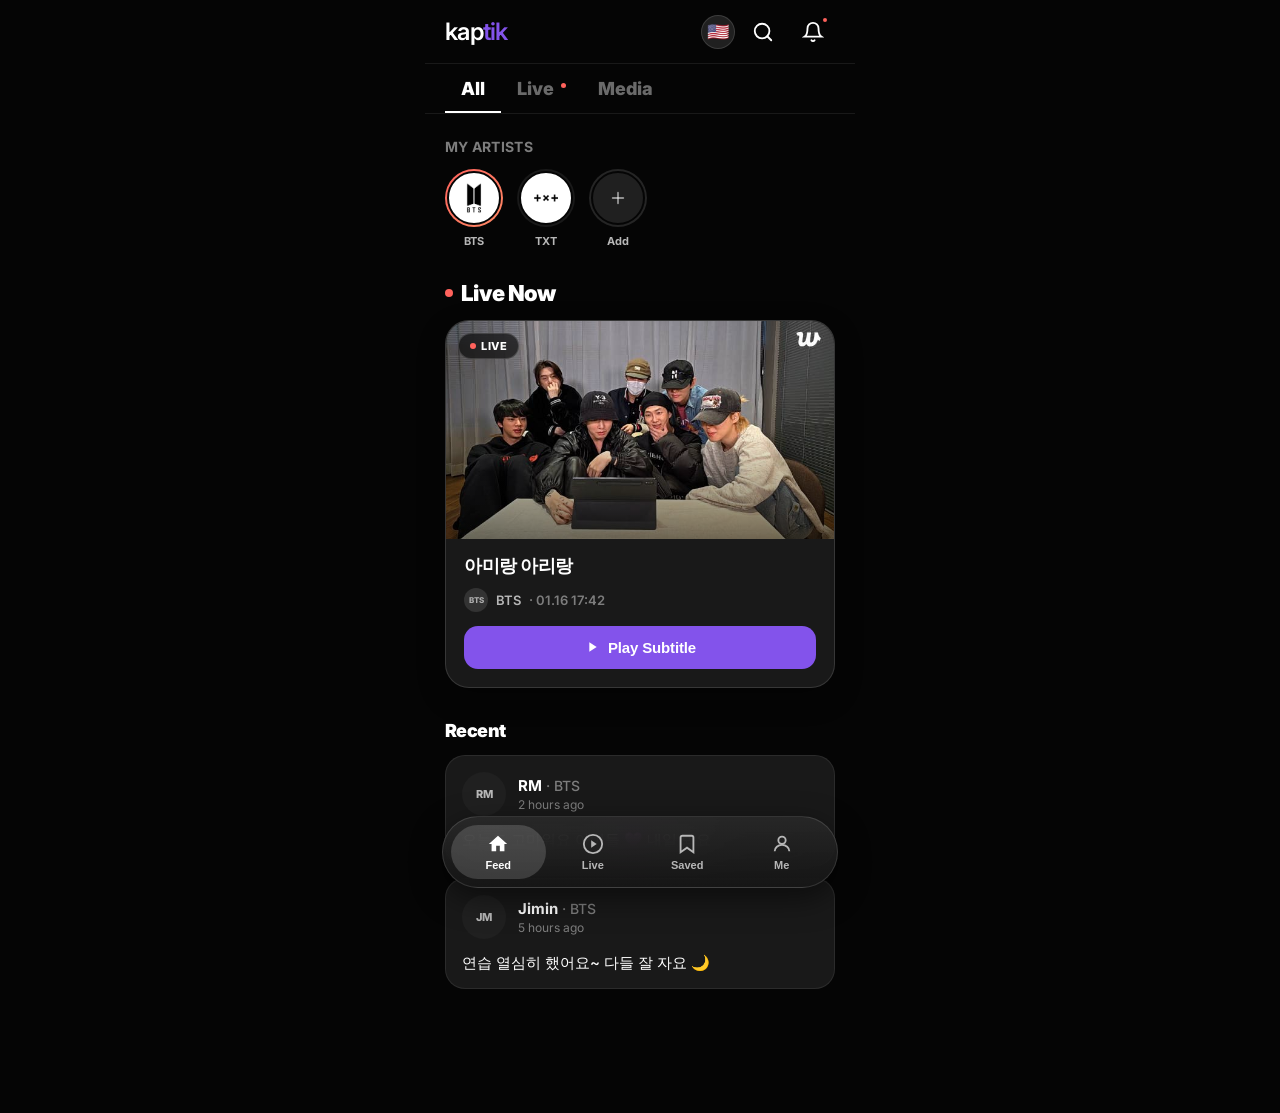
<file: weverse-demo/index.html>
<!DOCTYPE html>
<html lang="en">
<head>
  <meta charset="UTF-8" />
  <meta name="viewport" content="width=device-width, initial-scale=1.0" />
  <title>Kaptik</title>
  <style>
    @import url('https://fonts.googleapis.com/css2?family=Inter:wght@400;500;600;700;800;900&display=swap');

    *, *::before, *::after { margin: 0; padding: 0; box-sizing: border-box; }

    :root {
      --brand:        #8353EB;
      --brand-hover:  #7445DA;
      --brand-soft:   rgba(131,83,235,0.18);
      --brand-glow:   rgba(131,83,235,0.42);
      --page:         #050505;
      --surface:      #191919;
      --surface-el:   #202020;
      --text-1:       #FFFFFF;
      --text-2:       #B7B7B7;
      --text-3:       #7D7D7D;
      --border:       rgba(255,255,255,0.13);
      --border-sub:   rgba(255,255,255,0.08);
      --notif:        #FF625C;
      --r-card:       20px;
      --r-panel:      24px;
      --r-pill:       999px;
      --shadow-card:  0 10px 28px rgba(0,0,0,0.32);
      --shadow-nav:   0 10px 30px rgba(0,0,0,0.50);
      --font:         'Inter', -apple-system, BlinkMacSystemFont, system-ui, sans-serif;
    }

    body {
      background: var(--page);
      color: var(--text-1);
      font-family: var(--font);
      min-height: 100dvh;
      max-width: 430px;
      margin: 0 auto;
      overflow-x: hidden;
      padding-bottom: 112px;
    }

    /* ── 상단 헤더 ── */
    .top-header {
      position: sticky;
      top: 0;
      z-index: 20;
      background: var(--page);
      height: 64px;
      display: flex;
      align-items: center;
      justify-content: space-between;
      padding: 0 20px;
      border-bottom: 1px solid var(--border-sub);
    }

    .logo {
      font-size: 24px;
      font-weight: 600;
      letter-spacing: -0.03em;
      color: var(--text-1);
    }

    .logo span { color: var(--brand); }

    .header-actions { display: flex; gap: 6px; align-items: center; }

    .flag-btn {
      width: 34px; height: 34px;
      display: flex; align-items: center; justify-content: center;
      background: var(--surface-el);
      border: 1px solid var(--border);
      border-radius: 50%;
      cursor: pointer;
      font-size: 18px;
      line-height: 1;
      transition: background 180ms ease-out;
      overflow: hidden;
    }
    .flag-btn:active { background: var(--surface); }

    .icon-btn {
      width: 44px; height: 44px;
      display: flex; align-items: center; justify-content: center;
      background: none; border: none; color: var(--text-1);
      cursor: pointer; border-radius: var(--r-pill);
      position: relative;
      transition: background 180ms ease-out;
    }
    .icon-btn:active { background: rgba(255,255,255,0.07); }

    .notif-badge {
      position: absolute; top: 6px; right: 6px;
      width: 8px; height: 8px;
      background: var(--notif); border-radius: 50%;
      border: 2px solid var(--page);
    }

    /* ── 탭 ── */
    .tabs {
      display: flex;
      gap: 0;
      padding: 0 20px;
      border-bottom: 1px solid var(--border-sub);
      overflow-x: auto;
      scrollbar-width: none;
    }
    .tabs::-webkit-scrollbar { display: none; }

    .tab {
      font-size: 18px;
      font-weight: 850;
      color: #6A6A6A;
      padding: 14px 16px 12px;
      border-bottom: 2px solid transparent;
      white-space: nowrap;
      cursor: pointer;
      transition: color 180ms ease-out;
    }
    .tab.active {
      color: var(--text-1);
      border-bottom-color: var(--text-1);
    }
    .tab .dot {
      display: inline-block; width: 5px; height: 5px;
      background: var(--notif); border-radius: 50%;
      vertical-align: super; margin-left: 3px;
    }

    /* ── 섹션 ── */
    .page-content { padding: 24px 20px 0; }

    .section-title {
      font-size: 22px;
      font-weight: 900;
      letter-spacing: -0.03em;
      margin-bottom: 14px;
    }

    /* ── Hero Live Card ── */
    .hero-live-card {
      background: var(--surface);
      border: 1px solid var(--border);
      border-radius: var(--r-panel);
      overflow: hidden;
      box-shadow: var(--shadow-card);
      text-decoration: none;
      color: var(--text-1);
      cursor: pointer;
      display: block;
      transition: transform 120ms ease-out;
    }
    .hero-live-card:active { transform: scale(0.99); }

    /* 썸네일 영역 */
    .hero-thumb {
      position: relative;
      width: 100%;
      aspect-ratio: 16 / 9;
      overflow: hidden;
      background: #000;
    }

    .hero-thumb img {
      width: 100%; height: 100%;
      object-fit: cover;
      display: block;
    }

    /* 썸네일 위 그라디언트 */
    .hero-thumb::after {
      content: '';
      position: absolute;
      inset: 0;
      background: linear-gradient(to top, rgba(0,0,0,0.55) 0%, transparent 50%);
    }

    .thumb-badges {
      position: absolute;
      top: 12px; left: 12px;
      display: flex; gap: 7px;
      z-index: 1;
    }

    .live-pill {
      display: flex; align-items: center; gap: 5px;
      background: rgba(0,0,0,0.62);
      border: 1px solid rgba(255,255,255,0.15);
      border-radius: var(--r-pill);
      padding: 5px 11px;
      font-size: 11px; font-weight: 800;
      letter-spacing: 0.5px;
      backdrop-filter: blur(6px);
    }
    .live-dot-red {
      width: 6px; height: 6px;
      background: var(--notif); border-radius: 50%;
      animation: blink 1.2s infinite;
    }
    @keyframes blink { 0%,100%{opacity:1} 50%{opacity:0.3} }

    .viewer-pill {
      background: rgba(0,0,0,0.55);
      border: 1px solid rgba(255,255,255,0.10);
      border-radius: var(--r-pill);
      padding: 5px 11px;
      font-size: 11px; font-weight: 600;
      color: var(--text-2);
      backdrop-filter: blur(6px);
    }

    .kaptik-badge {
      position: absolute;
      top: 12px; right: 12px;
      z-index: 1;
      display: inline-flex; align-items: center; gap: 5px;
      background: rgba(131,83,235,0.22);
      border: 1px solid rgba(131,83,235,0.5);
      border-radius: var(--r-pill);
      padding: 5px 11px;
      font-size: 11px; font-weight: 700;
      color: #C4AAFF;
      backdrop-filter: blur(6px);
    }

    /* 카드 바디 */
    .hero-body {
      padding: 16px 18px 18px;
    }

    .hero-title {
      font-size: 18px; font-weight: 800;
      letter-spacing: -0.025em;
      margin-bottom: 10px;
      line-height: 1.25;
    }

    .hero-meta {
      display: flex; align-items: center;
      gap: 8px;
      color: var(--text-2); font-size: 13px; font-weight: 600;
      margin-bottom: 14px;
    }

    .hero-avatar {
      width: 24px; height: 24px; border-radius: 50%;
      background: #333;
      display: flex; align-items: center; justify-content: center;
      font-size: 8px; font-weight: 800; color: rgba(255,255,255,0.6);
      flex-shrink: 0;
    }

    .hero-metrics {
      display: flex; gap: 18px;
      padding-top: 14px;
      border-top: 1px solid var(--border-sub);
      color: var(--text-3); font-size: 13px; font-weight: 600;
    }

    .metric { display: flex; align-items: center; gap: 5px; }

    .watch-btn {
      display: flex; align-items: center; justify-content: center; gap: 8px;
      width: 100%;
      margin-top: 14px;
      padding: 13px;
      background: var(--brand);
      color: #fff;
      font-size: 15px; font-weight: 800;
      border: none; border-radius: 14px;
      cursor: pointer;
      letter-spacing: -0.01em;
      transition: background 180ms ease-out, transform 120ms ease-out;
    }
    .watch-btn:active { background: var(--brand-hover); transform: scale(0.98); }

    /* ── 아티스트 스트립 ── */
    .artists-rail {
      display: flex; gap: 14px;
      overflow-x: auto;
      scrollbar-width: none;
      padding-bottom: 4px;
      margin-bottom: 28px;
    }
    .artists-rail::-webkit-scrollbar { display: none; }

    .artist-item {
      display: flex; flex-direction: column; align-items: center;
      gap: 7px; cursor: pointer; flex-shrink: 0;
    }

    .artist-ring {
      width: 58px; height: 58px;
      border-radius: 50%;
      padding: 2px;
      background: var(--border-sub);
    }
    .artist-ring.live-ring {
      background: linear-gradient(135deg, var(--notif), #FF8A65);
    }

    .artist-avatar-inner {
      width: 100%; height: 100%;
      border-radius: 50%;
      background: var(--surface);
      display: flex; align-items: center; justify-content: center;
      font-size: 10px; font-weight: 800;
      color: var(--text-2);
      border: 2px solid var(--page);
    }

    .artist-label {
      font-size: 11px; font-weight: 700;
      color: var(--text-2); text-align: center;
      max-width: 58px;
    }

    /* ── 피드 카드 ── */
    .feed-card {
      background: var(--surface);
      border-radius: var(--r-card);
      border: 1px solid var(--border-sub);
      overflow: hidden;
      margin-bottom: 12px;
    }

    .feed-header {
      display: flex; align-items: center; gap: 12px;
      padding: 16px 16px 12px;
    }

    .feed-avatar {
      width: 44px; height: 44px; border-radius: 50%;
      background: var(--surface-el);
      display: flex; align-items: center; justify-content: center;
      font-size: 11px; font-weight: 800; color: var(--text-2);
      flex-shrink: 0;
    }

    .feed-name {
      font-size: 15px; font-weight: 700;
    }
    .feed-name .group {
      font-weight: 500; color: var(--text-3); font-size: 14px;
    }
    .feed-time { font-size: 12px; color: var(--text-3); margin-top: 2px; }

    .feed-body {
      padding: 0 16px 14px;
      font-size: 15px; font-weight: 500;
      line-height: 1.55; color: var(--text-1);
    }

    .feed-actions {
      display: flex; gap: 20px;
      padding: 12px 16px;
      border-top: 1px solid var(--border-sub);
    }

    .feed-action {
      display: flex; align-items: center; gap: 6px;
      font-size: 13px; font-weight: 600; color: var(--text-3);
    }

    /* ── 하단 네비게이션 (pill) ── */
    .bottom-nav {
      position: fixed;
      left: 50%; bottom: calc(12px + env(safe-area-inset-bottom));
      transform: translateX(-50%);
      width: calc(min(430px, 100vw) - 34px);
      height: 72px;
      background: linear-gradient(180deg, rgba(42,42,42,0.82) 0%, rgba(22,22,22,0.90) 100%);
      backdrop-filter: blur(18px);
      -webkit-backdrop-filter: blur(18px);
      border: 1px solid var(--border);
      border-radius: var(--r-pill);
      box-shadow: var(--shadow-nav);
      display: grid;
      grid-template-columns: repeat(4, 1fr);
      padding: 8px;
      z-index: 50;
    }

    .nav-item {
      display: flex; flex-direction: column;
      align-items: center; justify-content: center;
      gap: 4px; border-radius: var(--r-pill);
      cursor: pointer; border: none; background: none;
      color: var(--text-2);
      font-size: 11px; font-weight: 700;
      transition: background 180ms ease-out, color 180ms ease-out;
    }
    .nav-item.active {
      background: rgba(255,255,255,0.16);
      color: var(--text-1);
    }
    .nav-item:active { transform: scale(0.95); }
  </style>
</head>
<body>

  <!-- 헤더 -->
  <header class="top-header">
    <div class="logo">kap<span>tik</span></div>
    <div class="header-actions">
      <button class="flag-btn" aria-label="언어 선택">
        🇺🇸
      </button>
      <button class="icon-btn" aria-label="검색">
        <svg width="22" height="22" viewBox="0 0 24 24" fill="none" stroke="currentColor" stroke-width="2" stroke-linecap="round"><circle cx="11" cy="11" r="8"/><line x1="21" y1="21" x2="16.65" y2="16.65"/></svg>
      </button>
      <button class="icon-btn" aria-label="알림">
        <svg width="22" height="22" viewBox="0 0 24 24" fill="none" stroke="currentColor" stroke-width="2" stroke-linecap="round"><path d="M18 8A6 6 0 0 0 6 8c0 7-3 9-3 9h18s-3-2-3-9"/><path d="M13.73 21a2 2 0 0 1-3.46 0"/></svg>
        <span class="notif-badge"></span>
      </button>
    </div>
  </header>

  <!-- 탭 -->
  <nav class="tabs">
    <div class="tab active">All</div>
    <div class="tab">Live <span class="dot"></span></div>
    <div class="tab">Media</div>
  </nav>

  <div class="page-content">

    <!-- 내 아티스트 -->
    <div style="margin-bottom:20px;">
      <p class="section-title" style="font-size:14px;font-weight:700;color:var(--text-3);letter-spacing:0.02em;text-transform:uppercase;margin-bottom:14px;">My Artists</p>
      <div class="artists-rail">
        <div class="artist-item">
          <div class="artist-ring live-ring">
            <div class="artist-avatar-inner" style="background:#fff;overflow:hidden;">
              <img src="public/images/bts logo white.png" alt="BTS" style="width:65%;height:65%;object-fit:contain;" />
            </div>
          </div>
          <span class="artist-label">BTS</span>
        </div>
        <div class="artist-item">
          <div class="artist-ring">
            <div class="artist-avatar-inner" style="background:#fff;overflow:hidden;">
              <img src="public/images/txt logo white.jpg" alt="TXT" style="width:65%;height:65%;object-fit:contain;" />
            </div>
          </div>
          <span class="artist-label">TXT</span>
        </div>
        <!-- + 추가 버튼 -->
        <div class="artist-item">
          <div class="artist-ring" style="background:var(--border);">
            <div class="artist-avatar-inner" style="background:var(--surface-el);">
              <svg width="18" height="18" viewBox="0 0 24 24" fill="none" stroke="rgba(255,255,255,0.5)" stroke-width="2.5" stroke-linecap="round"><line x1="12" y1="5" x2="12" y2="19"/><line x1="5" y1="12" x2="19" y2="12"/></svg>
            </div>
          </div>
          <span class="artist-label">Add</span>
        </div>
      </div>
    </div>

    <!-- Hero Live Card -->
    <div style="margin-bottom:32px;">
      <p class="section-title" style="display:flex;align-items:center;gap:8px;">
        <span style="width:8px;height:8px;background:var(--notif);border-radius:50%;display:inline-block;animation:blink 1.2s infinite;"></span>
        Live Now
      </p>
      <a href="player.html" class="hero-live-card">
        <!-- 썸네일 -->
        <div class="hero-thumb">
          <img src="public/images/아미랑 아리랑.jpeg" alt="아미랑 아리랑" />
          <div class="thumb-badges">
            <div class="live-pill"><span class="live-dot-red"></span>LIVE</div>
          </div>
        </div>

        <!-- 카드 바디 -->
        <div class="hero-body">
          <div class="hero-title">아미랑 아리랑</div>
          <div class="hero-meta">
            <div class="hero-avatar">BTS</div>
            <span>BTS</span>
            <span style="color:var(--text-3);">· 01.16  17:42</span>
          </div>

          <button class="watch-btn" onclick="event.preventDefault();location.href='player.html'">
            <svg width="16" height="16" viewBox="0 0 24 24" fill="currentColor"><path d="M8 5v14l11-7z"/></svg>
            Play Subtitle
          </button>
        </div>
      </a>
    </div>

    <!-- 피드 -->
    <p class="section-title" style="font-size:18px;margin-bottom:14px;">Recent</p>

    <div class="feed-card">
      <div class="feed-header">
        <div class="feed-avatar">RM</div>
        <div>
          <div class="feed-name">RM <span class="group">· BTS</span></div>
          <div class="feed-time">2 hours ago</div>
        </div>
      </div>
      <div class="feed-body">오늘도 고마워요 아미들 💜 내일 봐요</div>
    </div>

    <div class="feed-card">
      <div class="feed-header">
        <div class="feed-avatar">JM</div>
        <div>
          <div class="feed-name">Jimin <span class="group">· BTS</span></div>
          <div class="feed-time">5 hours ago</div>
        </div>
      </div>
      <div class="feed-body">연습 열심히 했어요~ 다들 잘 자요 🌙</div>
    </div>

  </div>

  <!-- 하단 네비게이션 -->
  <nav class="bottom-nav" aria-label="Main navigation">
    <button class="nav-item active" aria-current="page">
      <svg width="22" height="22" viewBox="0 0 24 24" fill="currentColor"><path d="M10 20v-6h4v6h5v-8h3L12 3 2 12h3v8z"/></svg>
      Feed
    </button>
    <button class="nav-item" onclick="location.href='player.html'">
      <svg width="22" height="22" viewBox="0 0 24 24" fill="none" stroke="currentColor" stroke-width="2"><circle cx="12" cy="12" r="10"/><polygon points="10 8 16 12 10 16 10 8" fill="currentColor" stroke="none"/></svg>
      Live
    </button>
    <button class="nav-item">
      <svg width="22" height="22" viewBox="0 0 24 24" fill="none" stroke="currentColor" stroke-width="2"><path d="M19 21l-7-5-7 5V5a2 2 0 0 1 2-2h10a2 2 0 0 1 2 2z"/></svg>
      Saved
    </button>
    <button class="nav-item">
      <svg width="22" height="22" viewBox="0 0 24 24" fill="none" stroke="currentColor" stroke-width="2"><circle cx="12" cy="8" r="4"/><path d="M4 20c0-4 3.6-7 8-7s8 3 8 7"/></svg>
      Me
    </button>
  </nav>

</body>
</html>
</file>
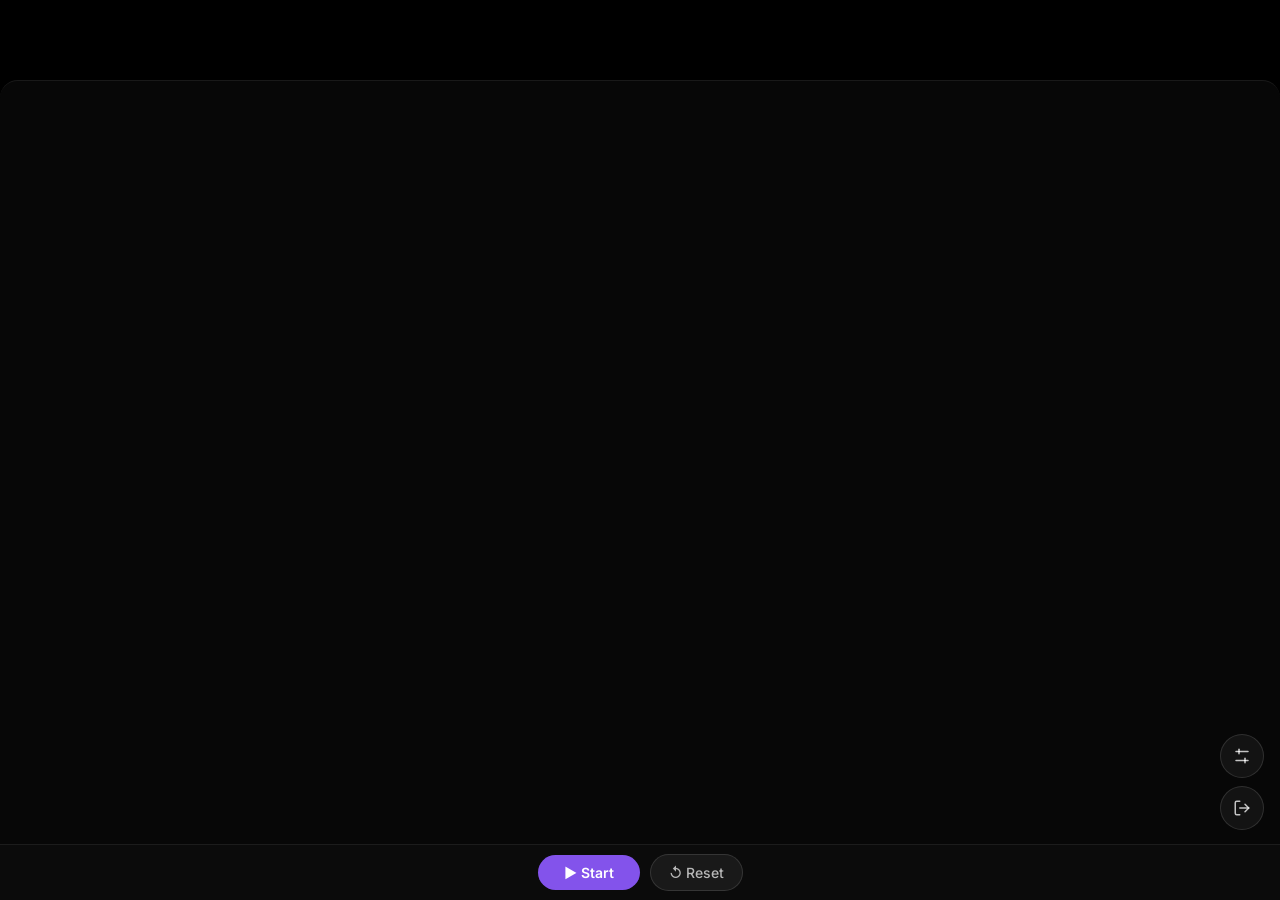
<file: weverse-demo/player.html>
<!DOCTYPE html>
<html lang="en">
<head>
  <meta charset="UTF-8" />
  <meta name="viewport" content="width=device-width, initial-scale=1.0" />
  <title>Kaptik — Weverse Live</title>
  <link rel="stylesheet" href="style.css" />
</head>
<body>

  <!-- 바텀 시트 -->
  <div class="sheet" id="sheet">
    <!-- 최신 자막으로 이동 버튼 (시트 상단 중앙) -->
    <button class="scroll-to-top-btn" id="scrollToTopBtn" aria-label="최신 자막으로 이동">↑ 최신</button>
    <div class="sheet-content" id="sheetContent"></div>
  </div>

  <!-- FAB 그룹 -->
  <div class="fab-group">
    <button class="lang-fab" id="langFab" aria-label="영상 정보 및 언어 설정">
      <svg width="18" height="18" viewBox="0 0 24 24" fill="none" stroke="currentColor" stroke-width="2" stroke-linecap="round">
        <line x1="4" y1="6" x2="20" y2="6"/>
        <line x1="8" y1="6" x2="8" y2="3"/>
        <line x1="8" y1="6" x2="8" y2="9"/>
        <line x1="4" y1="18" x2="20" y2="18"/>
        <line x1="16" y1="18" x2="16" y2="15"/>
        <line x1="16" y1="18" x2="16" y2="21"/>
      </svg>
    </button>
    <a href="index.html" class="exit-fab" aria-label="나가기">
      <svg width="18" height="18" viewBox="0 0 24 24" fill="none" stroke="currentColor" stroke-width="2" stroke-linecap="round" stroke-linejoin="round">
        <path d="M9 21H5a2 2 0 0 1-2-2V5a2 2 0 0 1 2-2h4"/>
        <polyline points="16 17 21 12 16 7"/>
        <line x1="21" y1="12" x2="9" y2="12"/>
      </svg>
    </a>
  </div>

  <!-- 언어/정보 팝업 -->
  <div class="lang-panel" id="langPanel">
    <div class="lang-panel-title">아미랑 아리랑</div>
    <div class="lang-panel-meta">
      <div class="live-chip"><span class="live-dot"></span>LIVE</div>
      <span class="meta-text">BTS · 01.16</span>
    </div>
    <div class="lang-panel-divider"></div>
    <select id="langSelect" class="lang-select">
      <option value="en">🇺🇸 English</option>
      <option value="id">🇮🇩 Bahasa Indonesia</option>
      <option value="ja">🇯🇵 日本語</option>
      <option value="zh-CN">🇨🇳 中文(简体)</option>
      <option value="zh-TW">🇹🇼 中文(繁體)</option>
      <option value="es">🇪🇸 Español</option>
      <option value="pt">🇧🇷 Português</option>
      <option value="fr">🇫🇷 Français</option>
      <option value="de">🇩🇪 Deutsch</option>
      <option value="ko">🇰🇷 한국어</option>
      <option value="ar">🇸🇦 العربية</option>
      <option value="hi">🇮🇳 हिंदी</option>
      <option value="th">🇹🇭 ภาษาไทย</option>
      <option value="vi">🇻🇳 Tiếng Việt</option>
      <option value="ru">🇷🇺 Русский</option>
      <option value="tr">🇹🇷 Türkçe</option>
    </select>
  </div>

  <!-- 컨트롤 바 -->
  <div class="control-bar" id="controlBar">
    <button class="start-btn" id="startBtn">▶ Start</button>
    <button class="reset-btn" id="resetBtn">↺ Reset</button>
  </div>

  <script src="app.js"></script>
</body>
</html>
</file>
<file: weverse-demo/style.css>
@import url('https://fonts.googleapis.com/css2?family=Inter:wght@300;400;500;600&display=swap');

*, *::before, *::after { margin: 0; padding: 0; box-sizing: border-box; }

:root {
  --brand:      #8353EB;
  --page:       #000000;
  --surface:    #191919;
  --text-1:     #FFFFFF;
  --text-2:     #B7B7B7;
  --text-3:     #7D7D7D;
  --border:     rgba(255,255,255,0.12);
  --border-sub: rgba(255,255,255,0.07);
  --notif:      #FF625C;
  --r-pill:     999px;
  --control-h:  56px;
  --font:       'Inter', -apple-system, BlinkMacSystemFont, system-ui, sans-serif;
}

body {
  background: var(--page);
  color: var(--text-1);
  font-family: var(--font);
  height: 100dvh;
  overflow: hidden;
  user-select: none;
}

/* ── 바텀 시트 ── */
.sheet {
  position: fixed;
  left: 0;
  right: 0;
  top: 45vh;          /* JS 제어 */
  bottom: var(--control-h);
  background: rgba(8,8,8,0.97);
  border-top-left-radius: 18px;
  border-top-right-radius: 18px;
  border-top: 1px solid var(--border-sub);
  z-index: 200;
  display: flex;
  flex-direction: column;
  overflow: hidden;
  will-change: top;
}
.sheet.animating {
  transition: top 0.32s cubic-bezier(0.4, 0, 0.2, 1);
}


/* 자막 콘텐츠 영역 */
.sheet-content {
  flex: 1;
  overflow-y: auto;
  scrollbar-width: none;
  -webkit-mask-image: linear-gradient(to bottom, black 72%, transparent 100%);
  mask-image: linear-gradient(to bottom, black 72%, transparent 100%);
  overflow-anchor: none; /* scrollTop 수동 보정을 위해 자동 앵커 비활성화 */
}
.sheet-content::-webkit-scrollbar { display: none; }

/* 자막 리스트 (패딩으로 간격) */
.subtitle-list {
  padding: 4px 20px 60px;
  display: flex;
  flex-direction: column-reverse;
  gap: 0;
}

/* 자막 아이템 — row + 카드 수직 스택 */
.subtitle-item {
  padding: 10px 0;
}

.subtitle-row {
  display: flex;
  align-items: flex-start;
  gap: 12px;
}

.subtitle-avatar {
  width: 38px;
  height: 38px;
  border-radius: 50%;
  flex-shrink: 0;
  display: flex;
  align-items: center;
  justify-content: center;
  font-size: 10px;
  font-weight: 700;
  letter-spacing: 0.03em;
  margin-top: 1px;
  overflow: hidden;
}

.subtitle-avatar img {
  width: 100%;
  height: 100%;
  object-fit: cover;
  display: block;
}

.subtitle-body {
  flex: 1;
  min-width: 0;
}

.subtitle-name {
  font-size: 13px;
  font-weight: 600;
  letter-spacing: 0.01em;
  margin-bottom: 5px;
}

.subtitle-text {
  font-size: 17px;
  font-weight: 400;
  line-height: 1.6;
  color: rgba(255,255,255,0.88);
  letter-spacing: -0.01em;
}

.annotated-word {
  cursor: pointer;
  text-decoration: underline;
  text-underline-offset: 3px;
  text-decoration-thickness: 1.5px;
  font-weight: 600;
  transition: opacity 0.2s ease;
}
.annotated-word:active {
  opacity: 0.8;
}

/* ── 문화맥락 해설 인라인 카드 ── */
.context-inline-card {
  max-height: 0;
  overflow: hidden;
  opacity: 0;
  transition: max-height 0.32s ease-out, opacity 0.22s ease-out;
  margin-top: 10px;
  padding-left: 50px;
}
.context-inline-card.open {
  max-height: 300px;
  opacity: 1;
}
.context-inline-card-inner {
  background: rgba(16,10,32,0.97);
  border: 1px solid rgba(131,83,235,0.35);
  border-radius: 12px;
  padding: 12px 14px;
  margin-bottom: 6px;
}

.context-card-header {
  display: flex;
  align-items: center;
  justify-content: space-between;
  margin-bottom: 8px;
}

.context-card-title {
  font-size: 13px;
  font-weight: 600;
}

.context-card-close {
  background: none;
  border: none;
  color: rgba(255,255,255,0.3);
  font-size: 13px;
  cursor: pointer;
  padding: 0;
}

.context-card-body {
  font-size: 13px;
  font-weight: 400;
  line-height: 1.65;
  color: rgba(255,255,255,0.72);
  user-select: text;
}

/* ── 최신으로 이동 버튼 (시트 상단 중앙) ── */
.scroll-to-top-btn {
  display: none;
  position: absolute;
  top: 10px;
  left: 50%;
  transform: translateX(-50%);
  height: 30px;
  padding: 0 14px;
  border-radius: var(--r-pill);
  background: rgba(40,40,40,0.95);
  backdrop-filter: blur(10px);
  border: 1px solid var(--border);
  color: var(--text-1);
  font-size: 13px;
  font-weight: 600;
  font-family: var(--font);
  cursor: pointer;
  align-items: center;
  gap: 5px;
  white-space: nowrap;
  z-index: 210;
}
.scroll-to-top-btn.visible { display: flex; }

/* ── FAB 그룹 (세로 정렬) ── */
.fab-group {
  position: fixed;
  right: 16px;
  bottom: calc(var(--control-h) + 14px);
  display: flex;
  flex-direction: column;
  align-items: center;
  gap: 8px;
  z-index: 300;
}

.lang-fab {
  width: 44px;
  height: 44px;
  border-radius: 50%;
  background: rgba(22,22,22,0.9);
  border: 1px solid var(--border);
  backdrop-filter: blur(12px);
  display: flex;
  align-items: center;
  justify-content: center;
  cursor: pointer;
  color: rgba(255,255,255,0.75);
}

.exit-fab {
  width: 44px;
  height: 44px;
  border-radius: 50%;
  background: rgba(22,22,22,0.9);
  border: 1px solid var(--border);
  backdrop-filter: blur(12px);
  display: flex;
  align-items: center;
  justify-content: center;
  color: rgba(255,255,255,0.75);
  text-decoration: none;
}

/* ── 언어/정보 팝업 ── */
.lang-panel {
  position: fixed;
  right: 14px;
  bottom: calc(var(--control-h) + 118px);
  width: 220px;
  background: rgba(16,16,16,0.97);
  border: 1px solid var(--border);
  border-radius: 16px;
  padding: 14px 14px 12px;
  backdrop-filter: blur(18px);
  z-index: 400;
  display: flex;
  flex-direction: column;
  gap: 8px;
  opacity: 0;
  transform: translateY(6px) scale(0.96);
  pointer-events: none;
  transition: opacity 0.2s ease, transform 0.2s ease;
  transform-origin: bottom right;
}
.lang-panel.open {
  opacity: 1;
  transform: translateY(0) scale(1);
  pointer-events: all;
}

.lang-panel-title {
  font-size: 13px;
  font-weight: 500;
  color: var(--text-1);
  line-height: 1.4;
}

.lang-panel-meta { display: flex; align-items: center; gap: 7px; }
.lang-panel-divider { height: 1px; background: var(--border-sub); }

.live-chip {
  display: flex;
  align-items: center;
  gap: 5px;
  background: rgba(255,98,92,0.12);
  border: 1px solid rgba(255,98,92,0.3);
  border-radius: var(--r-pill);
  padding: 3px 8px;
  font-size: 10px;
  font-weight: 700;
  color: var(--notif);
  letter-spacing: 0.4px;
}

.live-dot {
  width: 5px; height: 5px;
  background: var(--notif);
  border-radius: 50%;
  animation: blink 1.2s infinite;
}

@keyframes blink {
  0%, 100% { opacity: 1; }
  50%       { opacity: 0.3; }
}

.meta-text { font-size: 12px; font-weight: 400; color: var(--text-3); }

.lang-select {
  background: var(--surface);
  color: var(--text-1);
  border: 1px solid var(--border);
  border-radius: 10px;
  padding: 6px 28px 6px 10px;
  font-size: 13px;
  font-weight: 400;
  font-family: var(--font);
  cursor: pointer;
  outline: none;
  appearance: none;
  -webkit-appearance: none;
  background-image: url("data:image/svg+xml,%3Csvg xmlns='http://www.w3.org/2000/svg' width='10' height='6' viewBox='0 0 10 6'%3E%3Cpath d='M0 0l5 6 5-6z' fill='rgba(255,255,255,0.35)'/%3E%3C/svg%3E");
  background-repeat: no-repeat;
  background-position: right 9px center;
  width: 100%;
}
.lang-select option { background: #1a1a1a; color: var(--text-1); }

/* ── 컨트롤 바 ── */
.control-bar {
  position: fixed;
  left: 0; right: 0; bottom: 0;
  height: var(--control-h);
  display: flex;
  align-items: center;
  justify-content: center;
  gap: 10px;
  padding: 0 20px;
  background: rgba(12,12,12,0.97);
  border-top: 1px solid var(--border-sub);
  z-index: 400;
}

.start-btn {
  background: var(--brand);
  color: #fff;
  border: none;
  border-radius: var(--r-pill);
  padding: 9px 26px;
  font-size: 14px;
  font-weight: 600;
  font-family: var(--font);
  cursor: pointer;
  transition: background 180ms, transform 120ms;
}
.start-btn:active { transform: scale(0.97); }
.start-btn.running { background: var(--notif); }

.reset-btn {
  background: var(--surface);
  color: var(--text-2);
  border: 1px solid var(--border);
  border-radius: var(--r-pill);
  padding: 9px 18px;
  font-size: 14px;
  font-weight: 500;
  font-family: var(--font);
  cursor: pointer;
}
.reset-btn:active { background: #222; }
</file>
